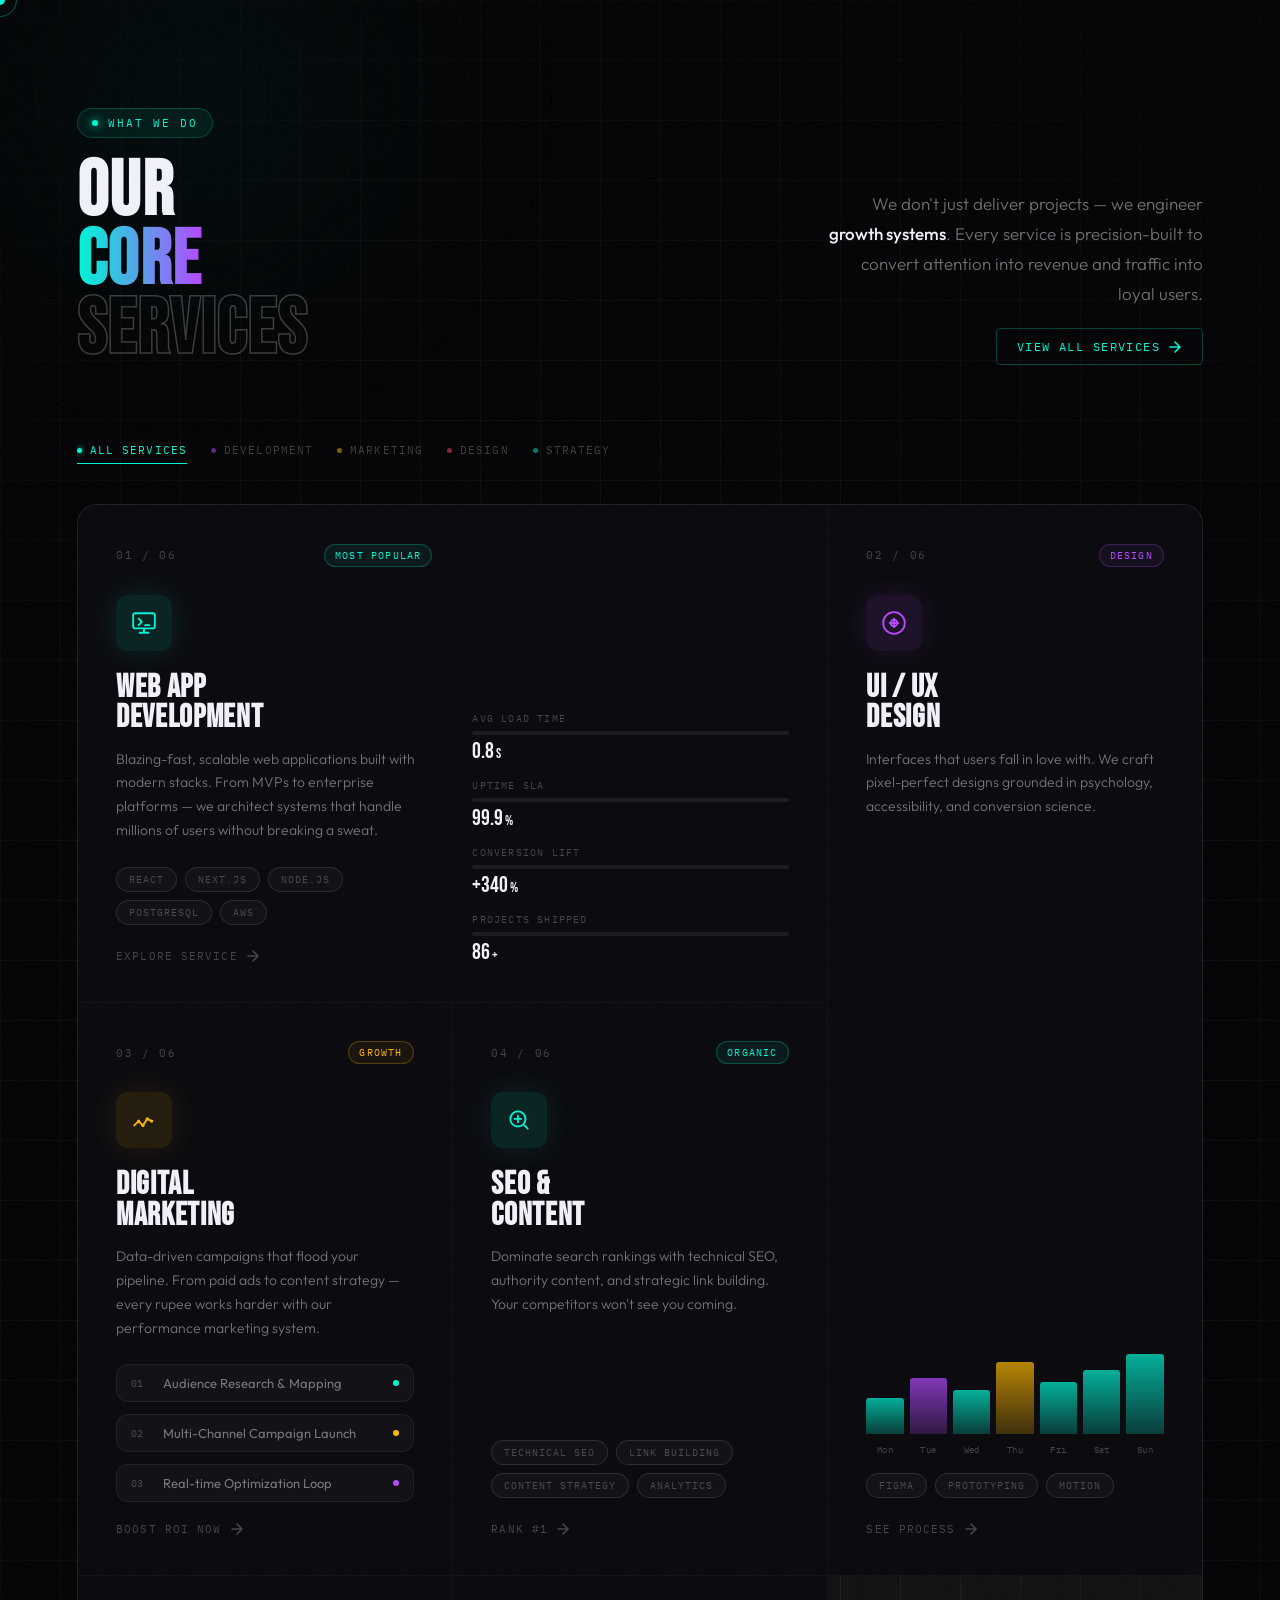
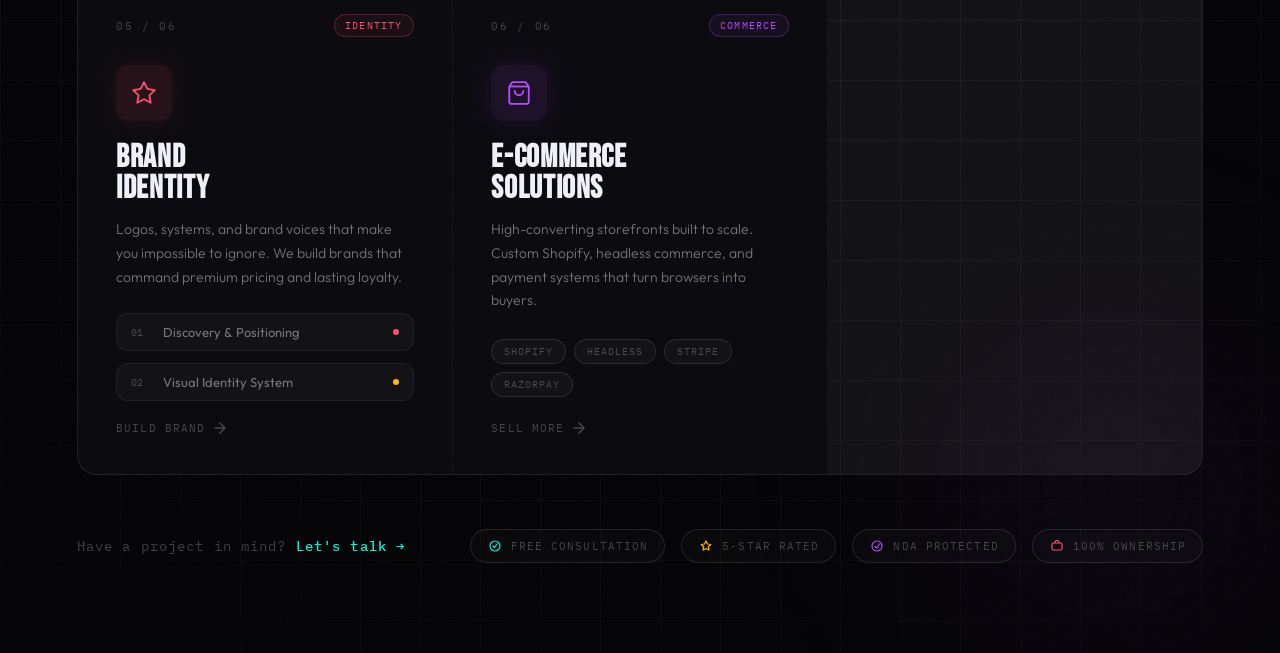
<file: service.html>
<!DOCTYPE html>
<html lang="en">
<head>
<meta charset="UTF-8"/>
<meta name="viewport" content="width=device-width, initial-scale=1.0"/>
<title>VORTEX — Services</title>
<link rel="preconnect" href="https://fonts.googleapis.com"/>
<link rel="preconnect" href="https://fonts.gstatic.com" crossorigin/>
<link href="https://fonts.googleapis.com/css2?family=Bebas+Neue&family=IBM+Plex+Mono:wght@400;500&family=Outfit:wght@300;400;500;600;700&display=swap" rel="stylesheet"/>
<style>
*,*::before,*::after{box-sizing:border-box;margin:0;padding:0}

:root{
  --black:#050507;
  --surface:#0c0c10;
  --s2:#111116;
  --s3:#18181f;
  --border:rgba(255,255,255,0.06);
  --border2:rgba(255,255,255,0.11);
  --white:#f0f0f8;
  --dim:rgba(240,240,248,0.45);
  --dim2:rgba(240,240,248,0.25);
  --cyan:#00f5d4;
  --purple:#b44bff;
  --amber:#ffb800;
  --red:#ff4d6d;
  --mono:'IBM Plex Mono',monospace;
  --display:'Bebas Neue',sans-serif;
  --body:'Outfit',sans-serif;
  --pad:clamp(24px,6vw,80px);
  --r:4px;
  --r2:12px;
  --r3:20px;
}

html{scroll-behavior:smooth}
body{
  background:var(--black);
  color:var(--white);
  font-family:var(--body);
  overflow-x:hidden;
  cursor:none;
}

/* ── CURSOR ── */
.cursor{
  width:10px;height:10px;
  background:var(--cyan);
  border-radius:50%;
  position:fixed;top:0;left:0;
  pointer-events:none;
  z-index:9999;
  transform:translate(-50%,-50%);
  mix-blend-mode:screen;
  transition:width .3s,height .3s,background .2s;
}
.cursor-ring{
  width:34px;height:34px;
  border:1px solid rgba(0,245,212,.35);
  border-radius:50%;
  position:fixed;top:0;left:0;
  pointer-events:none;
  z-index:9998;
  transform:translate(-50%,-50%);
  transition:width .3s,height .3s,border-color .2s;
}
.cursor.big{width:18px;height:18px;background:var(--purple)}
.cursor-ring.big{width:50px;height:50px;border-color:rgba(180,75,255,.4)}

/* ── SECTION WRAPPER ── */
.services-section{
  position:relative;
  padding:clamp(80px,12vh,140px) var(--pad) clamp(80px,10vh,120px);
  overflow:hidden;
}

/* ── BACKGROUND TEXTURE ── */
.sec-grid{
  position:absolute;inset:0;
  background-image:
    linear-gradient(var(--border) 1px,transparent 1px),
    linear-gradient(90deg,var(--border) 1px,transparent 1px);
  background-size:60px 60px;
  mask-image:radial-gradient(ellipse 100% 80% at 50% 50%,black 20%,transparent 85%);
  pointer-events:none;
}
.sec-orb{
  position:absolute;
  border-radius:50%;
  filter:blur(110px);
  pointer-events:none;
}
.sec-orb-1{
  width:600px;height:400px;
  background:radial-gradient(circle,rgba(0,245,212,.07) 0%,transparent 70%);
  top:-100px;left:-100px;
}
.sec-orb-2{
  width:500px;height:500px;
  background:radial-gradient(circle,rgba(180,75,255,.08) 0%,transparent 70%);
  bottom:-80px;right:-80px;
}

/* ── SECTION HEADER ── */
.sec-header{
  display:grid;
  grid-template-columns:1fr 1fr;
  gap:40px;
  align-items:end;
  margin-bottom:clamp(50px,8vh,80px);
  position:relative;z-index:2;
}
.sec-eyebrow{
  display:inline-flex;align-items:center;gap:10px;
  font-family:var(--mono);
  font-size:11px;
  letter-spacing:.18em;
  text-transform:uppercase;
  color:var(--cyan);
  background:rgba(0,245,212,.07);
  border:1px solid rgba(0,245,212,.2);
  padding:7px 14px;
  border-radius:100px;
  margin-bottom:20px;
}
.eyebrow-blink{
  width:6px;height:6px;
  border-radius:50%;
  background:var(--cyan);
  box-shadow:0 0 8px var(--cyan);
  animation:blink 1.6s step-end infinite;
}
@keyframes blink{0%,100%{opacity:1}50%{opacity:0}}

.sec-title{
  font-family:var(--display);
  font-size:clamp(52px,6vw,90px);
  line-height:.9;
  letter-spacing:.02em;
  text-transform:uppercase;
}
.st-normal{color:var(--white)}
.st-outline{
  -webkit-text-stroke:1.5px rgba(255,255,255,.22);
  color:transparent;
}
.st-accent{
  background:linear-gradient(90deg,var(--cyan),var(--purple));
  -webkit-background-clip:text;
  -webkit-text-fill-color:transparent;
  background-clip:text;
}

.sec-right{
  display:flex;
  flex-direction:column;
  align-items:flex-end;
  justify-content:flex-end;
  gap:20px;
}
.sec-desc{
  font-size:clamp(14px,1.4vw,17px);
  color:var(--dim);
  line-height:1.75;
  max-width:380px;
  text-align:right;
  font-weight:300;
}
.sec-desc strong{color:var(--white);font-weight:500}
.sec-cta{
  display:inline-flex;align-items:center;gap:8px;
  font-family:var(--mono);
  font-size:12px;
  letter-spacing:.12em;
  text-transform:uppercase;
  color:var(--cyan);
  text-decoration:none;
  border:1px solid rgba(0,245,212,.25);
  padding:10px 20px;
  border-radius:var(--r);
  transition:all .3s;
  cursor:none;
}
.sec-cta:hover{
  background:rgba(0,245,212,.08);
  border-color:rgba(0,245,212,.5);
  box-shadow:0 0 20px rgba(0,245,212,.15);
}
.sec-cta svg{transition:transform .3s}
.sec-cta:hover svg{transform:translateX(4px)}

/* ── SERVICE COUNTER ── */
.service-count{
  font-family:var(--mono);
  font-size:11px;
  letter-spacing:.12em;
  color:var(--dim2);
  text-transform:uppercase;
  display:flex;align-items:center;gap:10px;
}
.sc-line{
  flex:1;height:1px;
  background:linear-gradient(90deg,rgba(0,245,212,.3),transparent);
}

/* ── MAIN GRID ── */
.services-grid{
  display:grid;
  grid-template-columns:repeat(3,1fr);
  grid-template-rows:auto auto;
  gap:1px;
  position:relative;z-index:2;
  background:var(--border);
  border:1px solid var(--border);
  border-radius:var(--r3);
  overflow:hidden;
}

/* ── SERVICE CARD ── */
.svc-card{
  position:relative;
  background:var(--surface);
  padding:clamp(28px,3vw,44px);
  overflow:hidden;
  cursor:none;
  transition:background .4s;
  display:flex;
  flex-direction:column;
  gap:0;
}
.svc-card::before{
  content:'';
  position:absolute;inset:0;
  background:radial-gradient(circle at var(--mx,50%) var(--my,50%), var(--glow-color,rgba(0,245,212,.08)) 0%,transparent 60%);
  opacity:0;
  transition:opacity .4s;
  pointer-events:none;
}
.svc-card:hover::before{opacity:1}
.svc-card:hover{background:var(--s2)}

/* Accent top line per card */
.svc-card::after{
  content:'';
  position:absolute;
  top:0;left:0;right:0;
  height:2px;
  background:var(--card-accent,var(--cyan));
  transform:scaleX(0);
  transform-origin:left;
  transition:transform .5s cubic-bezier(.4,0,.2,1);
}
.svc-card:hover::after{transform:scaleX(1)}

/* Featured / wide card */
.svc-card.featured{
  grid-column:span 2;
}
.svc-card.tall{
  grid-row:span 2;
}

/* ── CARD NUMBER ── */
.card-num{
  font-family:var(--mono);
  font-size:11px;
  letter-spacing:.15em;
  color:var(--dim2);
  margin-bottom:28px;
  display:flex;
  align-items:center;
  justify-content:space-between;
}
.card-num-val{}
.card-tag{
  font-size:10px;
  letter-spacing:.12em;
  text-transform:uppercase;
  padding:4px 10px;
  border-radius:100px;
  border:1px solid;
  transition:all .3s;
}

/* ── CARD ICON ── */
.card-icon-wrap{
  width:56px;height:56px;
  border-radius:var(--r2);
  display:flex;align-items:center;justify-content:center;
  margin-bottom:22px;
  position:relative;
  flex-shrink:0;
  transition:transform .4s cubic-bezier(.4,0,.2,1),box-shadow .4s;
}
.svc-card:hover .card-icon-wrap{
  transform:scale(1.08) rotate(-3deg);
}
.card-icon-wrap svg{position:relative;z-index:1}

/* ── CARD CONTENT ── */
.card-title{
  font-family:var(--display);
  font-size:clamp(26px,2.5vw,36px);
  letter-spacing:.02em;
  text-transform:uppercase;
  color:var(--white);
  line-height:.95;
  margin-bottom:14px;
  transition:color .3s;
}
.card-desc{
  font-size:14px;
  color:var(--dim);
  line-height:1.7;
  font-weight:300;
  margin-bottom:auto;
  flex-grow:1;
}

/* ── TECH PILLS ── */
.tech-pills{
  display:flex;
  flex-wrap:wrap;
  gap:8px;
  margin-top:24px;
}
.pill{
  font-family:var(--mono);
  font-size:10px;
  letter-spacing:.1em;
  text-transform:uppercase;
  padding:5px 12px;
  border-radius:100px;
  border:1px solid var(--border2);
  color:var(--dim2);
  background:rgba(255,255,255,.03);
  transition:all .3s;
}
.svc-card:hover .pill{
  border-color:var(--card-accent,var(--cyan));
  color:var(--white);
  background:rgba(255,255,255,.05);
}

/* ── CARD ARROW ── */
.card-arrow{
  display:inline-flex;align-items:center;gap:8px;
  font-family:var(--mono);
  font-size:11px;
  letter-spacing:.1em;
  text-transform:uppercase;
  color:var(--dim2);
  margin-top:24px;
  text-decoration:none;
  transition:color .3s,gap .3s;
  cursor:none;
  width:fit-content;
}
.card-arrow svg{
  transition:transform .3s;
  flex-shrink:0;
}
.svc-card:hover .card-arrow{
  color:var(--card-accent,var(--cyan));
  gap:14px;
}
.svc-card:hover .card-arrow svg{transform:translateX(4px)}

/* ── FEATURED CARD LAYOUT ── */
.featured .card-inner-grid{
  display:grid;
  grid-template-columns:1fr 1fr;
  gap:40px;
  height:100%;
}
.featured .card-metrics{
  display:flex;
  flex-direction:column;
  justify-content:flex-end;
  gap:16px;
}
.metric-row{
  display:flex;
  flex-direction:column;
  gap:6px;
}
.metric-label{
  font-family:var(--mono);
  font-size:10px;
  letter-spacing:.12em;
  text-transform:uppercase;
  color:var(--dim2);
}
.metric-bar-wrap{
  height:4px;
  background:rgba(255,255,255,.07);
  border-radius:2px;
  overflow:hidden;
}
.metric-bar{
  height:100%;
  border-radius:2px;
  transform:scaleX(0);
  transform-origin:left;
  transition:transform 1.2s cubic-bezier(.4,0,.2,1);
}
.metric-bar.animated{transform:scaleX(1)}
.metric-val{
  font-family:var(--display);
  font-size:22px;
  color:var(--white);
  line-height:1;
}
.metric-val em{
  font-style:normal;
  font-size:14px;
  margin-left:2px;
}

/* ── TALL CARD VISUAL ── */
.tall-visual{
  margin-top:28px;
  flex:1;
  display:flex;
  flex-direction:column;
  justify-content:flex-end;
  gap:10px;
}
.bar-chart{
  display:flex;align-items:flex-end;gap:6px;
  height:80px;
}
.bar-col{
  flex:1;
  border-radius:3px 3px 0 0;
  background:linear-gradient(180deg,var(--cyan),rgba(0,245,212,.3));
  transform:scaleY(0);
  transform-origin:bottom;
  transition:transform 1s cubic-bezier(.4,0,.2,1);
  opacity:.7;
}
.bar-col.animated{transform:scaleY(1)}
.bar-col:nth-child(2){background:linear-gradient(180deg,var(--purple),rgba(180,75,255,.3));animation-delay:.1s}
.bar-col:nth-child(3){animation-delay:.2s}
.bar-col:nth-child(4){background:linear-gradient(180deg,var(--amber),rgba(255,184,0,.3));animation-delay:.3s}
.bar-col:nth-child(5){animation-delay:.4s}
.bar-labels{
  display:flex;gap:6px;
}
.bar-lbl{
  flex:1;
  font-family:var(--mono);
  font-size:9px;
  color:var(--dim2);
  text-align:center;
  letter-spacing:.05em;
}

/* ── PROCESS TAG ── */
.process-steps{
  display:flex;
  flex-direction:column;
  gap:12px;
  margin-top:24px;
}
.ps-item{
  display:flex;
  align-items:center;
  gap:12px;
  padding:10px 14px;
  background:rgba(255,255,255,.03);
  border:1px solid var(--border);
  border-radius:var(--r2);
  transition:all .3s;
}
.svc-card:hover .ps-item{
  border-color:var(--border2);
  background:rgba(255,255,255,.05);
}
.ps-num{
  font-family:var(--mono);
  font-size:10px;
  color:var(--dim2);
  width:20px;
  flex-shrink:0;
}
.ps-text{
  font-size:13px;
  color:var(--dim);
  font-weight:400;
}
.ps-dot{
  width:6px;height:6px;
  border-radius:50%;
  margin-left:auto;
  flex-shrink:0;
}

/* ── SEPARATOR BOTTOM ── */
.services-bottom{
  margin-top:clamp(40px,6vh,70px);
  display:flex;
  align-items:center;
  justify-content:space-between;
  gap:20px;
  position:relative;z-index:2;
  flex-wrap:wrap;
}
.sb-text{
  font-size:14px;
  color:var(--dim2);
  font-family:var(--mono);
  letter-spacing:.08em;
}
.sb-text strong{color:var(--cyan);font-weight:500}
.trust-badges{
  display:flex;align-items:center;gap:16px;
  flex-wrap:wrap;
}
.trust-badge{
  display:flex;align-items:center;gap:8px;
  font-family:var(--mono);
  font-size:11px;
  letter-spacing:.1em;
  color:var(--dim2);
  text-transform:uppercase;
  padding:8px 16px;
  border:1px solid var(--border2);
  border-radius:100px;
  background:rgba(255,255,255,.02);
  transition:all .3s;
  cursor:none;
}
.trust-badge:hover{
  color:var(--white);
  border-color:rgba(255,255,255,.2);
  background:rgba(255,255,255,.04);
}
.tb-icon{
  width:16px;height:16px;
  display:flex;align-items:center;justify-content:center;
}

/* ── SCROLL REVEAL ── */
.reveal{
  opacity:0;
  transform:translateY(40px);
  transition:opacity .8s cubic-bezier(.16,1,.3,1),
             transform .8s cubic-bezier(.16,1,.3,1);
}
.reveal.visible{
  opacity:1;
  transform:translateY(0);
}
.reveal-delay-1{transition-delay:.1s}
.reveal-delay-2{transition-delay:.2s}
.reveal-delay-3{transition-delay:.3s}
.reveal-delay-4{transition-delay:.4s}
.reveal-delay-5{transition-delay:.5s}
.reveal-delay-6{transition-delay:.6s}

/* ── ACTIVE SERVICE INDICATOR ── */
.active-indicator{
  display:flex;
  align-items:center;
  gap:24px;
  margin-bottom:40px;
  position:relative;z-index:2;
  overflow-x:auto;
  scrollbar-width:none;
}
.active-indicator::-webkit-scrollbar{display:none}
.ai-item{
  display:flex;
  align-items:center;
  gap:8px;
  font-family:var(--mono);
  font-size:11px;
  letter-spacing:.1em;
  text-transform:uppercase;
  color:var(--dim2);
  white-space:nowrap;
  cursor:none;
  padding:6px 0;
  border-bottom:1px solid transparent;
  transition:all .3s;
}
.ai-item.active{
  color:var(--white);
  border-bottom-color:var(--cyan);
}
.ai-item:hover{color:var(--white)}
.ai-dot{
  width:5px;height:5px;
  border-radius:50%;
  flex-shrink:0;
  opacity:.5;
}
.ai-item.active .ai-dot{opacity:1;box-shadow:0 0 6px currentColor}

/* ── NOISE ── */
.noise{
  position:absolute;inset:0;
  background-image:url("data:image/svg+xml,%3Csvg viewBox='0 0 256 256' xmlns='http://www.w3.org/2000/svg'%3E%3Cfilter id='n'%3E%3CfeTurbulence type='fractalNoise' baseFrequency='0.9' numOctaves='4' stitchTiles='stitch'/%3E%3C/filter%3E%3Crect width='100%25' height='100%25' filter='url(%23n)' opacity='0.04'/%3E%3C/svg%3E");
  opacity:.3;
  pointer-events:none;
  mix-blend-mode:overlay;
}

/* ── RESPONSIVE ── */
@media(max-width:1100px){
  .services-grid{grid-template-columns:repeat(2,1fr)}
  .svc-card.featured{grid-column:span 2}
  .svc-card.tall{grid-row:auto}
  .sec-header{grid-template-columns:1fr}
  .sec-right{align-items:flex-start}
  .sec-desc{text-align:left}
}
@media(max-width:700px){
  .services-grid{grid-template-columns:1fr}
  .svc-card.featured{grid-column:span 1}
  .featured .card-inner-grid{grid-template-columns:1fr}
}
</style>
</head>
<body>

<!-- Cursor -->
<div class="cursor" id="cursor"></div>
<div class="cursor-ring" id="ring"></div>

<section class="services-section">
  <div class="sec-grid"></div>
  <div class="noise"></div>
  <div class="sec-orb sec-orb-1"></div>
  <div class="sec-orb sec-orb-2"></div>

  <!-- HEADER -->
  <div class="sec-header reveal">
    <div class="sec-header-left">
      <div class="sec-eyebrow">
        <span class="eyebrow-blink"></span>
        What We Do
      </div>
      <h2 class="sec-title">
        <span class="st-normal">OUR</span><br/>
        <span class="st-accent">CORE</span><br/>
        <span class="st-outline">SERVICES</span>
      </h2>
    </div>
    <div class="sec-right reveal reveal-delay-2">
      <p class="sec-desc">
        We don't just deliver projects — we engineer <strong>growth systems</strong>. Every service is precision-built to convert attention into revenue and traffic into loyal users.
      </p>
      <a href="#" class="sec-cta">
        View All Services
        <svg width="14" height="14" fill="none" viewBox="0 0 14 14">
          <path d="M2 7h10M7 2l5 5-5 5" stroke="currentColor" stroke-width="1.6" stroke-linecap="round" stroke-linejoin="round"/>
        </svg>
      </a>
    </div>
  </div>

  <!-- ACTIVE TABS -->
  <div class="active-indicator reveal reveal-delay-3">
    <div class="ai-item active" style="color:var(--cyan)">
      <span class="ai-dot" style="background:var(--cyan)"></span>All Services
    </div>
    <div class="ai-item"><span class="ai-dot" style="background:var(--purple)"></span>Development</div>
    <div class="ai-item"><span class="ai-dot" style="background:var(--amber)"></span>Marketing</div>
    <div class="ai-item"><span class="ai-dot" style="background:var(--red)"></span>Design</div>
    <div class="ai-item"><span class="ai-dot" style="background:var(--cyan)"></span>Strategy</div>
  </div>

  <!-- SERVICES GRID -->
  <div class="services-grid">

    <!-- 1 — WEB APP DEV (Featured, 2-col) -->
    <div class="svc-card featured reveal reveal-delay-1"
         style="--card-accent:var(--cyan);--glow-color:rgba(0,245,212,.09)">
      <div class="card-inner-grid">
        <div class="card-left">
          <div class="card-num">
            <span class="card-num-val">01 / 06</span>
            <span class="card-tag" style="color:var(--cyan);border-color:rgba(0,245,212,.25);background:rgba(0,245,212,.06)">Most Popular</span>
          </div>
          <div class="card-icon-wrap" style="background:rgba(0,245,212,.1);box-shadow:0 0 30px rgba(0,245,212,.12)">
            <svg width="26" height="26" fill="none" viewBox="0 0 24 24">
              <rect x="2" y="3" width="20" height="14" rx="2" stroke="#00f5d4" stroke-width="1.7"/>
              <path d="M8 21h8M12 17v4" stroke="#00f5d4" stroke-width="1.7" stroke-linecap="round"/>
              <path d="M7 8l3 3-3 3M13 14h4" stroke="#00f5d4" stroke-width="1.7" stroke-linecap="round" stroke-linejoin="round"/>
            </svg>
          </div>
          <h3 class="card-title">Web App<br/>Development</h3>
          <p class="card-desc">Blazing-fast, scalable web applications built with modern stacks. From MVPs to enterprise platforms — we architect systems that handle millions of users without breaking a sweat.</p>
          <div class="tech-pills">
            <span class="pill">React</span>
            <span class="pill">Next.js</span>
            <span class="pill">Node.js</span>
            <span class="pill">PostgreSQL</span>
            <span class="pill">AWS</span>
          </div>
          <a href="#" class="card-arrow">
            Explore Service
            <svg width="14" height="14" fill="none" viewBox="0 0 14 14">
              <path d="M2 7h10M7 2l5 5-5 5" stroke="currentColor" stroke-width="1.6" stroke-linecap="round" stroke-linejoin="round"/>
            </svg>
          </a>
        </div>
        <div class="card-metrics">
          <div class="metric-row">
            <div class="metric-label">Avg Load Time</div>
            <div class="metric-bar-wrap">
              <div class="metric-bar" style="width:90%;background:linear-gradient(90deg,var(--cyan),rgba(0,245,212,.4))"></div>
            </div>
            <div class="metric-val">0.8<em>s</em></div>
          </div>
          <div class="metric-row">
            <div class="metric-label">Uptime SLA</div>
            <div class="metric-bar-wrap">
              <div class="metric-bar" style="width:99.9%;background:linear-gradient(90deg,var(--purple),rgba(180,75,255,.4))"></div>
            </div>
            <div class="metric-val">99.9<em>%</em></div>
          </div>
          <div class="metric-row">
            <div class="metric-label">Conversion Lift</div>
            <div class="metric-bar-wrap">
              <div class="metric-bar" style="width:78%;background:linear-gradient(90deg,var(--amber),rgba(255,184,0,.4))"></div>
            </div>
            <div class="metric-val">+340<em>%</em></div>
          </div>
          <div class="metric-row">
            <div class="metric-label">Projects Shipped</div>
            <div class="metric-bar-wrap">
              <div class="metric-bar" style="width:85%;background:linear-gradient(90deg,var(--red),rgba(255,77,109,.4))"></div>
            </div>
            <div class="metric-val">86<em>+</em></div>
          </div>
        </div>
      </div>
    </div>

    <!-- 2 — UI/UX DESIGN (tall) -->
    <div class="svc-card tall reveal reveal-delay-2"
         style="--card-accent:var(--purple);--glow-color:rgba(180,75,255,.09)">
      <div class="card-num">
        <span class="card-num-val">02 / 06</span>
        <span class="card-tag" style="color:var(--purple);border-color:rgba(180,75,255,.25);background:rgba(180,75,255,.06)">Design</span>
      </div>
      <div class="card-icon-wrap" style="background:rgba(180,75,255,.1);box-shadow:0 0 30px rgba(180,75,255,.12)">
        <svg width="26" height="26" fill="none" viewBox="0 0 24 24">
          <path d="M12 2C6.48 2 2 6.48 2 12s4.48 10 10 10 10-4.48 10-10S17.52 2 12 2z" stroke="#b44bff" stroke-width="1.7"/>
          <path d="M8 12h8M12 8v8" stroke="#b44bff" stroke-width="1.7" stroke-linecap="round"/>
          <circle cx="12" cy="12" r="3" stroke="#b44bff" stroke-width="1.7"/>
        </svg>
      </div>
      <h3 class="card-title">UI / UX<br/>Design</h3>
      <p class="card-desc">Interfaces that users fall in love with. We craft pixel-perfect designs grounded in psychology, accessibility, and conversion science.</p>
      <div class="tall-visual">
        <div class="bar-chart" id="barChart">
          <div class="bar-col" style="height:45%"></div>
          <div class="bar-col" style="height:70%"></div>
          <div class="bar-col" style="height:55%"></div>
          <div class="bar-col" style="height:90%"></div>
          <div class="bar-col" style="height:65%"></div>
          <div class="bar-col" style="height:80%"></div>
          <div class="bar-col" style="height:100%"></div>
        </div>
        <div class="bar-labels">
          <span class="bar-lbl">Mon</span>
          <span class="bar-lbl">Tue</span>
          <span class="bar-lbl">Wed</span>
          <span class="bar-lbl">Thu</span>
          <span class="bar-lbl">Fri</span>
          <span class="bar-lbl">Sat</span>
          <span class="bar-lbl">Sun</span>
        </div>
      </div>
      <div class="tech-pills" style="margin-top:18px">
        <span class="pill">Figma</span>
        <span class="pill">Prototyping</span>
        <span class="pill">Motion</span>
      </div>
      <a href="#" class="card-arrow">
        See Process
        <svg width="14" height="14" fill="none" viewBox="0 0 14 14">
          <path d="M2 7h10M7 2l5 5-5 5" stroke="currentColor" stroke-width="1.6" stroke-linecap="round" stroke-linejoin="round"/>
        </svg>
      </a>
    </div>

    <!-- 3 — DIGITAL MARKETING -->
    <div class="svc-card reveal reveal-delay-3"
         style="--card-accent:var(--amber);--glow-color:rgba(255,184,0,.08)">
      <div class="card-num">
        <span class="card-num-val">03 / 06</span>
        <span class="card-tag" style="color:var(--amber);border-color:rgba(255,184,0,.25);background:rgba(255,184,0,.06)">Growth</span>
      </div>
      <div class="card-icon-wrap" style="background:rgba(255,184,0,.1);box-shadow:0 0 30px rgba(255,184,0,.1)">
        <svg width="26" height="26" fill="none" viewBox="0 0 24 24">
          <path d="M3 17l4-4 4 4 4-6 4 2" stroke="#ffb800" stroke-width="1.7" stroke-linecap="round" stroke-linejoin="round"/>
          <circle cx="7" cy="13" r="1.5" fill="#ffb800"/>
          <circle cx="11" cy="17" r="1.5" fill="#ffb800"/>
          <circle cx="15" cy="11" r="1.5" fill="#ffb800"/>
          <circle cx="19" cy="13" r="1.5" fill="#ffb800"/>
        </svg>
      </div>
      <h3 class="card-title">Digital<br/>Marketing</h3>
      <p class="card-desc">Data-driven campaigns that flood your pipeline. From paid ads to content strategy — every rupee works harder with our performance marketing system.</p>
      <div class="process-steps">
        <div class="ps-item">
          <span class="ps-num">01</span>
          <span class="ps-text">Audience Research & Mapping</span>
          <span class="ps-dot" style="background:var(--cyan)"></span>
        </div>
        <div class="ps-item">
          <span class="ps-num">02</span>
          <span class="ps-text">Multi-Channel Campaign Launch</span>
          <span class="ps-dot" style="background:var(--amber)"></span>
        </div>
        <div class="ps-item">
          <span class="ps-num">03</span>
          <span class="ps-text">Real-time Optimization Loop</span>
          <span class="ps-dot" style="background:var(--purple)"></span>
        </div>
      </div>
      <a href="#" class="card-arrow" style="margin-top:20px">
        Boost ROI Now
        <svg width="14" height="14" fill="none" viewBox="0 0 14 14">
          <path d="M2 7h10M7 2l5 5-5 5" stroke="currentColor" stroke-width="1.6" stroke-linecap="round" stroke-linejoin="round"/>
        </svg>
      </a>
    </div>

    <!-- 4 — SEO -->
    <div class="svc-card reveal reveal-delay-4"
         style="--card-accent:var(--cyan);--glow-color:rgba(0,245,212,.08)">
      <div class="card-num">
        <span class="card-num-val">04 / 06</span>
        <span class="card-tag" style="color:var(--cyan);border-color:rgba(0,245,212,.25);background:rgba(0,245,212,.06)">Organic</span>
      </div>
      <div class="card-icon-wrap" style="background:rgba(0,245,212,.1);box-shadow:0 0 30px rgba(0,245,212,.1)">
        <svg width="26" height="26" fill="none" viewBox="0 0 24 24">
          <circle cx="11" cy="11" r="7" stroke="#00f5d4" stroke-width="1.7"/>
          <path d="M20 20l-3-3" stroke="#00f5d4" stroke-width="1.7" stroke-linecap="round"/>
          <path d="M8 11h6M11 8v6" stroke="#00f5d4" stroke-width="1.7" stroke-linecap="round"/>
        </svg>
      </div>
      <h3 class="card-title">SEO &<br/>Content</h3>
      <p class="card-desc">Dominate search rankings with technical SEO, authority content, and strategic link building. Your competitors won't see you coming.</p>
      <div class="tech-pills">
        <span class="pill">Technical SEO</span>
        <span class="pill">Link Building</span>
        <span class="pill">Content Strategy</span>
        <span class="pill">Analytics</span>
      </div>
      <a href="#" class="card-arrow">
        Rank #1
        <svg width="14" height="14" fill="none" viewBox="0 0 14 14">
          <path d="M2 7h10M7 2l5 5-5 5" stroke="currentColor" stroke-width="1.6" stroke-linecap="round" stroke-linejoin="round"/>
        </svg>
      </a>
    </div>

    <!-- 5 — BRAND IDENTITY -->
    <div class="svc-card reveal reveal-delay-5"
         style="--card-accent:var(--red);--glow-color:rgba(255,77,109,.08)">
      <div class="card-num">
        <span class="card-num-val">05 / 06</span>
        <span class="card-tag" style="color:var(--red);border-color:rgba(255,77,109,.25);background:rgba(255,77,109,.06)">Identity</span>
      </div>
      <div class="card-icon-wrap" style="background:rgba(255,77,109,.1);box-shadow:0 0 30px rgba(255,77,109,.1)">
        <svg width="26" height="26" fill="none" viewBox="0 0 24 24">
          <polygon points="12,2 15.09,8.26 22,9.27 17,14.14 18.18,21.02 12,17.77 5.82,21.02 7,14.14 2,9.27 8.91,8.26" stroke="#ff4d6d" stroke-width="1.7" stroke-linejoin="round"/>
        </svg>
      </div>
      <h3 class="card-title">Brand<br/>Identity</h3>
      <p class="card-desc">Logos, systems, and brand voices that make you impossible to ignore. We build brands that command premium pricing and lasting loyalty.</p>
      <div class="process-steps">
        <div class="ps-item">
          <span class="ps-num">01</span>
          <span class="ps-text">Discovery & Positioning</span>
          <span class="ps-dot" style="background:var(--red)"></span>
        </div>
        <div class="ps-item">
          <span class="ps-num">02</span>
          <span class="ps-text">Visual Identity System</span>
          <span class="ps-dot" style="background:var(--amber)"></span>
        </div>
      </div>
      <a href="#" class="card-arrow" style="margin-top:20px">
        Build Brand
        <svg width="14" height="14" fill="none" viewBox="0 0 14 14">
          <path d="M2 7h10M7 2l5 5-5 5" stroke="currentColor" stroke-width="1.6" stroke-linecap="round" stroke-linejoin="round"/>
        </svg>
      </a>
    </div>

    <!-- 6 — E-COMMERCE -->
    <div class="svc-card reveal reveal-delay-6"
         style="--card-accent:var(--purple);--glow-color:rgba(180,75,255,.09)">
      <div class="card-num">
        <span class="card-num-val">06 / 06</span>
        <span class="card-tag" style="color:var(--purple);border-color:rgba(180,75,255,.25);background:rgba(180,75,255,.06)">Commerce</span>
      </div>
      <div class="card-icon-wrap" style="background:rgba(180,75,255,.1);box-shadow:0 0 30px rgba(180,75,255,.12)">
        <svg width="26" height="26" fill="none" viewBox="0 0 24 24">
          <path d="M6 2L3 6v14a2 2 0 0 0 2 2h14a2 2 0 0 0 2-2V6l-3-4z" stroke="#b44bff" stroke-width="1.7" stroke-linejoin="round"/>
          <path d="M3 6h18" stroke="#b44bff" stroke-width="1.7"/>
          <path d="M16 10a4 4 0 0 1-8 0" stroke="#b44bff" stroke-width="1.7" stroke-linecap="round"/>
        </svg>
      </div>
      <h3 class="card-title">E-Commerce<br/>Solutions</h3>
      <p class="card-desc">High-converting storefronts built to scale. Custom Shopify, headless commerce, and payment systems that turn browsers into buyers.</p>
      <div class="tech-pills">
        <span class="pill">Shopify</span>
        <span class="pill">Headless</span>
        <span class="pill">Stripe</span>
        <span class="pill">Razorpay</span>
      </div>
      <a href="#" class="card-arrow">
        Sell More
        <svg width="14" height="14" fill="none" viewBox="0 0 14 14">
          <path d="M2 7h10M7 2l5 5-5 5" stroke="currentColor" stroke-width="1.6" stroke-linecap="round" stroke-linejoin="round"/>
        </svg>
      </a>
    </div>

  </div><!-- /grid -->

  <!-- BOTTOM BAR -->
  <div class="services-bottom reveal">
    <p class="sb-text">Have a project in mind? <strong>Let's talk →</strong></p>
    <div class="trust-badges">
      <div class="trust-badge">
        <div class="tb-icon">
          <svg width="12" height="12" fill="none" viewBox="0 0 12 12">
            <circle cx="6" cy="6" r="5" stroke="#00f5d4" stroke-width="1.2"/>
            <path d="M4 6l1.5 1.5L8 4" stroke="#00f5d4" stroke-width="1.2" stroke-linecap="round" stroke-linejoin="round"/>
          </svg>
        </div>
        Free Consultation
      </div>
      <div class="trust-badge">
        <div class="tb-icon">
          <svg width="12" height="12" fill="none" viewBox="0 0 12 12">
            <path d="M6 1l1.5 3 3.3.5-2.4 2.3.6 3.2L6 8.5 3 10l.6-3.2L1.2 4.5l3.3-.5L6 1z" stroke="#ffb800" stroke-width="1.2" stroke-linejoin="round"/>
          </svg>
        </div>
        5-Star Rated
      </div>
      <div class="trust-badge">
        <div class="tb-icon">
          <svg width="12" height="12" fill="none" viewBox="0 0 12 12">
            <path d="M6 1C3.2 1 1 3.2 1 6s2.2 5 5 5 5-2.2 5-5-2.2-5-5-5z" stroke="#b44bff" stroke-width="1.2"/>
            <path d="M4 6.5l1.5 1.5L8.5 4" stroke="#b44bff" stroke-width="1.2" stroke-linecap="round" stroke-linejoin="round"/>
          </svg>
        </div>
        NDA Protected
      </div>
      <div class="trust-badge">
        <div class="tb-icon">
          <svg width="12" height="12" fill="none" viewBox="0 0 12 12">
            <rect x="1" y="3" width="10" height="7" rx="1.5" stroke="#ff4d6d" stroke-width="1.2"/>
            <path d="M4 3V2.5a2 2 0 0 1 4 0V3" stroke="#ff4d6d" stroke-width="1.2"/>
          </svg>
        </div>
        100% Ownership
      </div>
    </div>
  </div>

</section>

<script>
// ── CURSOR ──
const cur = document.getElementById('cursor');
const rng = document.getElementById('ring');
let mx=0,my=0,rx=0,ry=0;
document.addEventListener('mousemove',e=>{
  mx=e.clientX;my=e.clientY;
  cur.style.left=mx+'px';cur.style.top=my+'px';
});
(function animRing(){
  rx+=(mx-rx)*.11;ry+=(my-ry)*.11;
  rng.style.left=rx+'px';rng.style.top=ry+'px';
  requestAnimationFrame(animRing);
})();
document.querySelectorAll('a,.svc-card,.ai-item,.trust-badge,.sec-cta').forEach(el=>{
  el.addEventListener('mouseenter',()=>{cur.classList.add('big');rng.classList.add('big')});
  el.addEventListener('mouseleave',()=>{cur.classList.remove('big');rng.classList.remove('big')});
});

// ── MOUSE GLOW ON CARDS ──
document.querySelectorAll('.svc-card').forEach(card=>{
  card.addEventListener('mousemove',e=>{
    const r=card.getBoundingClientRect();
    const x=((e.clientX-r.left)/r.width*100).toFixed(1)+'%';
    const y=((e.clientY-r.top)/r.height*100).toFixed(1)+'%';
    card.style.setProperty('--mx',x);
    card.style.setProperty('--my',y);
  });
});

// ── SCROLL REVEAL ──
const revealEls=document.querySelectorAll('.reveal');
const io=new IntersectionObserver(entries=>{
  entries.forEach(e=>{
    if(e.isIntersecting){e.target.classList.add('visible');io.unobserve(e.target)}
  });
},{threshold:.12});
revealEls.forEach(el=>io.observe(el));

// ── METRIC BARS ──
const bars=document.querySelectorAll('.metric-bar');
const barIo=new IntersectionObserver(entries=>{
  entries.forEach(e=>{
    if(e.isIntersecting){
      e.target.classList.add('animated');
      barIo.unobserve(e.target);
    }
  });
},{threshold:.3});
bars.forEach((b,i)=>{b.style.transitionDelay=(i*.18)+'s';barIo.observe(b)});

// ── BAR CHART ──
const barCols=document.querySelectorAll('.bar-col');
const chartIo=new IntersectionObserver(entries=>{
  entries.forEach(e=>{
    if(e.isIntersecting){
      barCols.forEach((b,i)=>{
        setTimeout(()=>b.classList.add('animated'),i*80);
      });
      chartIo.disconnect();
    }
  });
},{threshold:.3});
const chart=document.getElementById('barChart');
if(chart)chartIo.observe(chart);

// ── TAB FILTER (visual only) ──
document.querySelectorAll('.ai-item').forEach(item=>{
  item.addEventListener('click',()=>{
    document.querySelectorAll('.ai-item').forEach(i=>i.classList.remove('active'));
    item.classList.add('active');
  });
});

// ── STAGGER CARD ENTRANCES ──
document.querySelectorAll('.svc-card').forEach((card,i)=>{
  card.style.transitionDelay=(i*.08)+'s';
});
</script>
</body>
</html>
</file>
